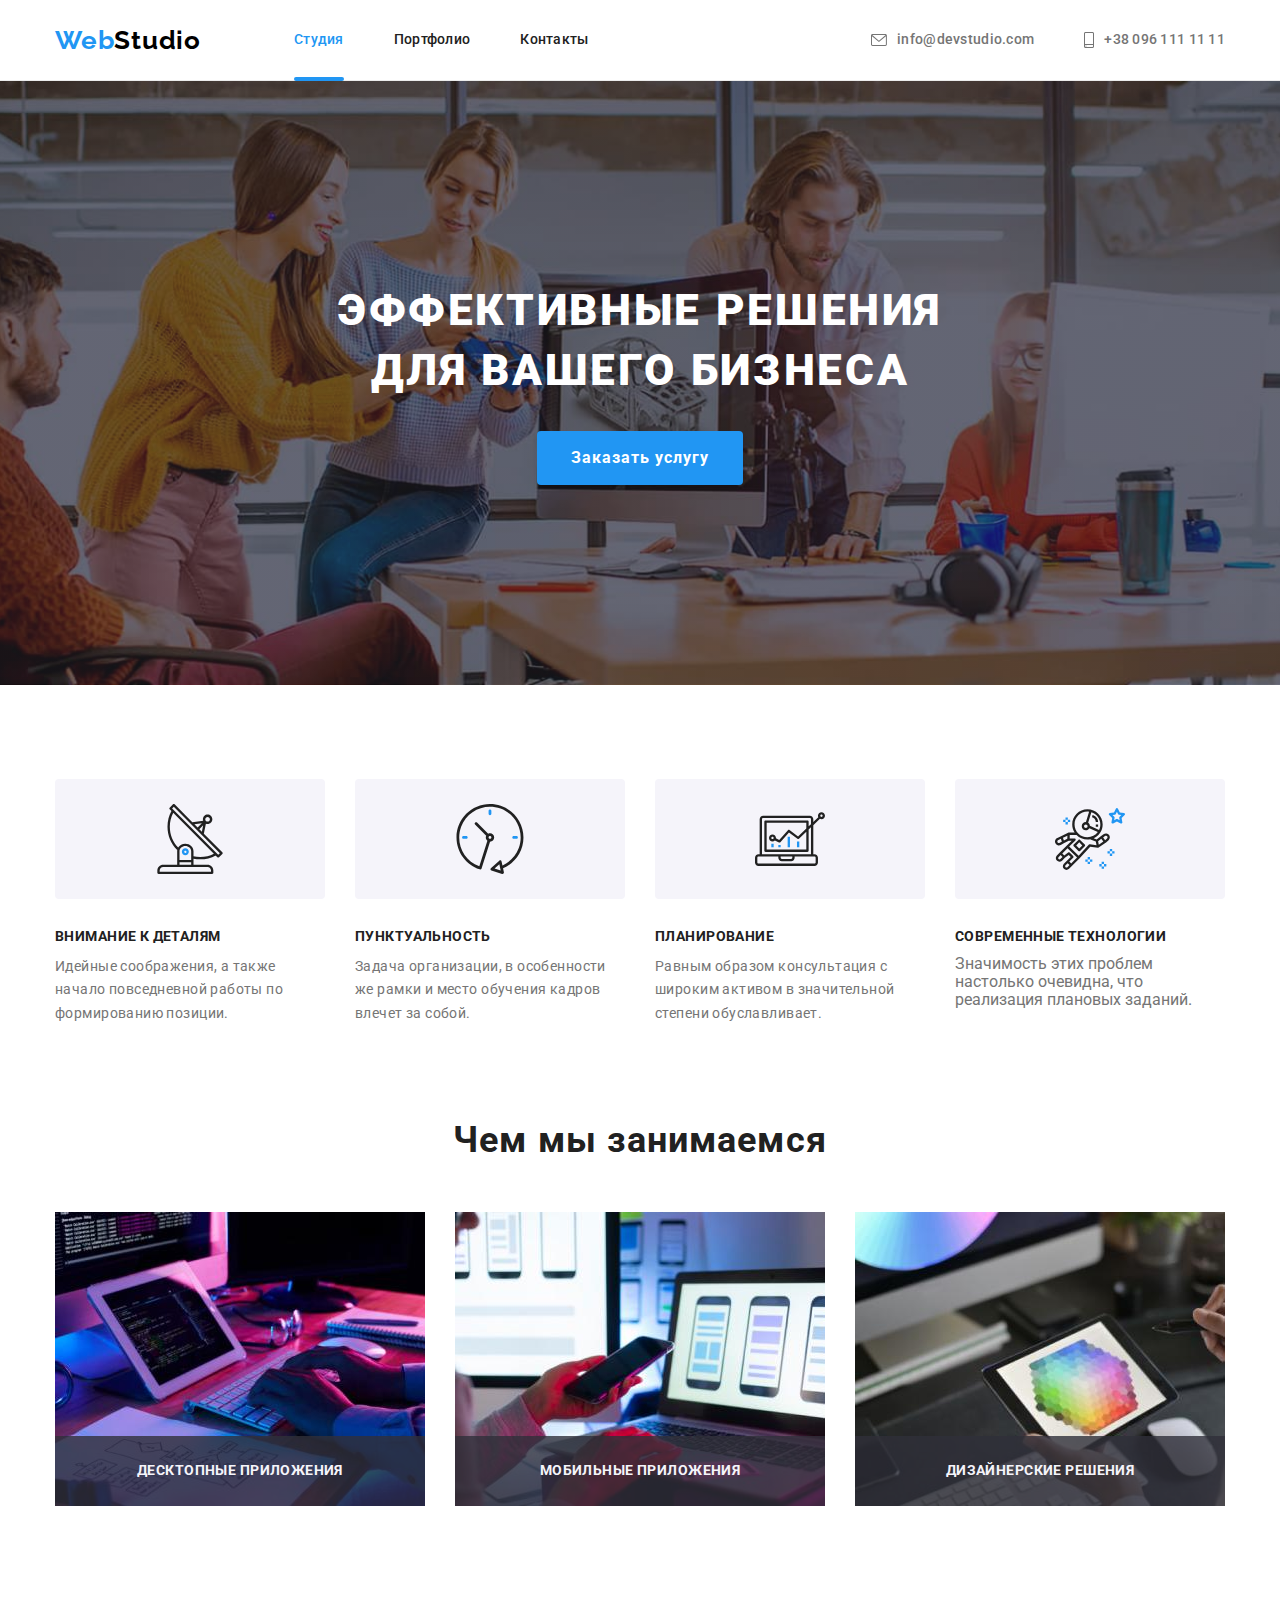
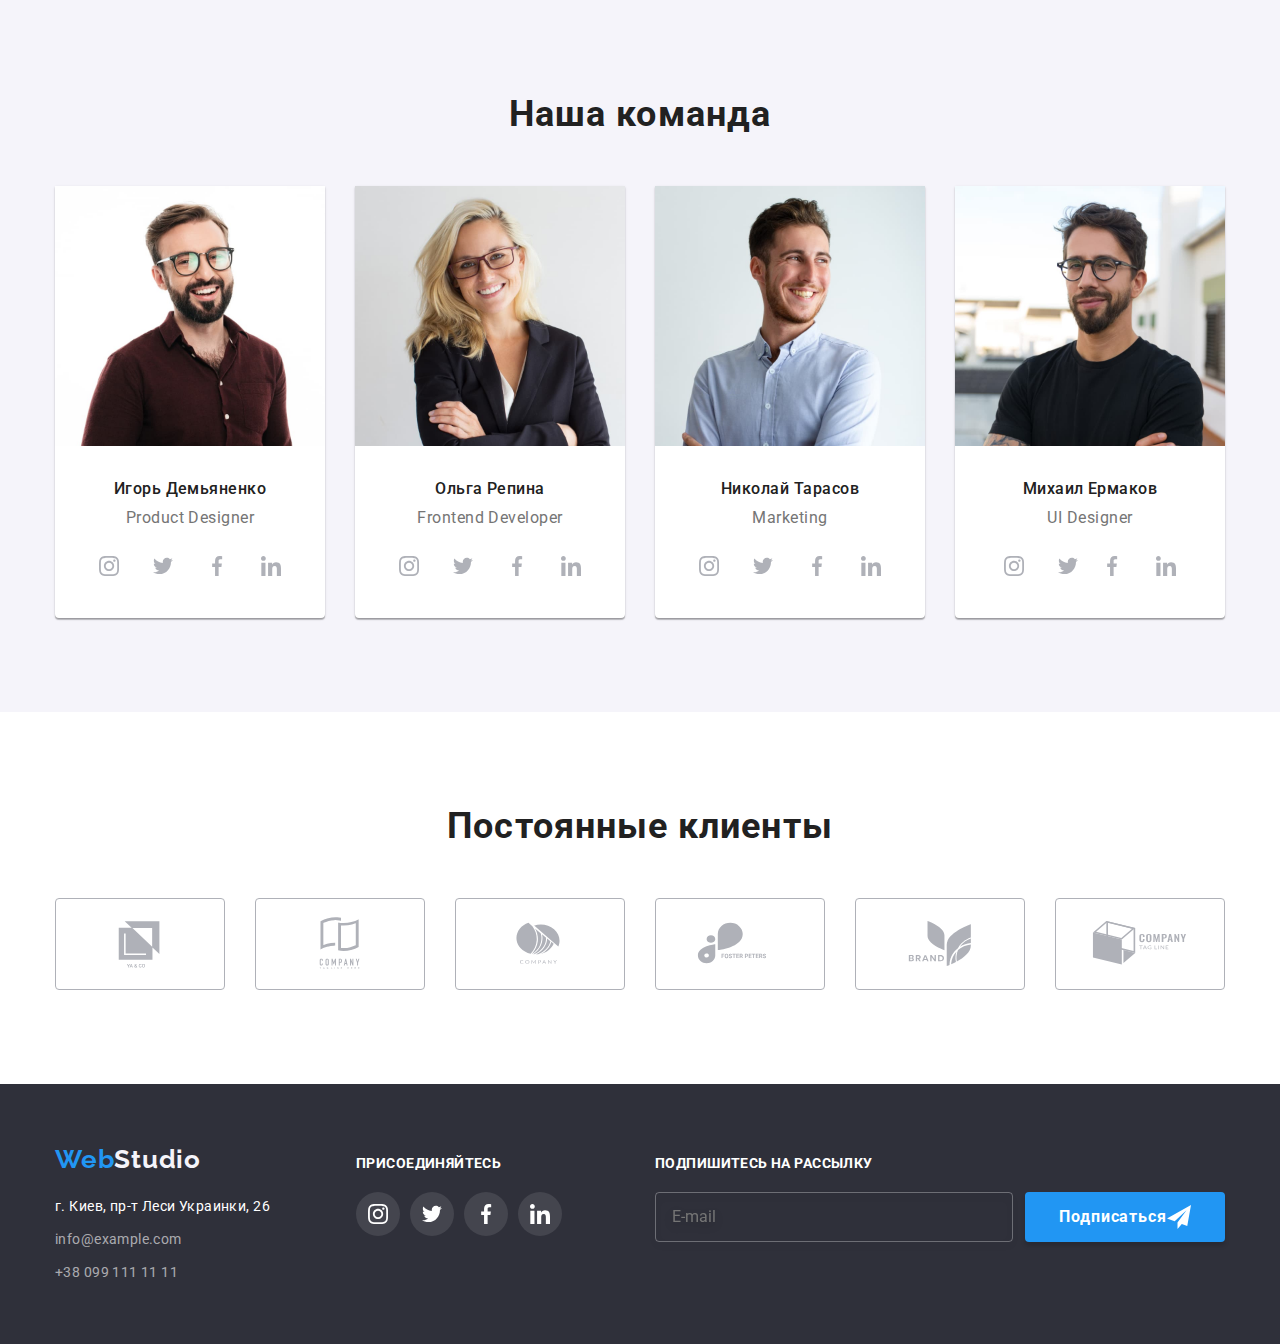
<file: index.html>
<!DOCTYPE html>
<html lang="ru">
<head>
    <meta charset="UTF-8">
    <meta http-equiv="X-UA-Compatible" content="IE=edge">
    <meta name="viewport" content="width=device-width, initial-scale=1.0">
    <title>WebStudio</title>
    <link rel="preconnect" href="https://fonts.googleapis.com">
    <link rel="preconnect" href="https://fonts.gstatic.com" crossorigin>
       <link href="https://fonts.googleapis.com/css2?family=Raleway:wght@700&family=Roboto:wght@400;500;700;900&display=swap"
        rel="stylesheet">
       
    <link rel="stylesheet" href="css/main.min.css">
</head>
<body>
    <header class="header">
            <div class="container header__container">
            <nav class="navigation">
            <a href="./index.html" class="logo">Web<span class="logo logo--black">Studio</span></a>
            <ul class="navigation__list ">
                <li class="navigation__item ">
                    <a href="./index.html" class="navigation__link  navigation__link--current" aria-label="Текущая страница">Студия</a>
                </li>
                <li class="navigation__item">
                    <a href="./portfolio.html" class="navigation__link">Портфолио</a>
                </li>
                <li class="navigation__item">
                    <a href="" class="navigation__link">Контакты</a>
                </li>
            </ul>
        </nav>
        <!-- Контакты -->
        <ul class="contacts">
            <li class="contacts__item">
                <a href="mailto:info@devstudio.com" class="contacts__link">
                    <svg class="contacts__img" width="16" height="12">
                        <use href="./images/icons.svg#icon-envelope"></use>
                    </svg>
                 info@devstudio.com
                </a>
            </li>
            <li class="contacts__item">
                <a href="tel:+380961111111" class="contacts__link">    
                    <svg class="contacts__img" width="10" height="16">
                        <use href="./images/icons.svg#icon-smartphone"></use>
                    </svg>
                    +38 096 111 11 11
                </a>
            </li>
        </ul>
        </div>
   </header>
   <main class="main">
       <!-- Герой -->
       <section class="hero background">
           <div class="container">
           <h1 class="hero__title">Эффективные решения <br> для вашего бизнеса</h1>
           <button data-modal-open type="button" class=" hero__button">Заказать услугу</button>
           </div>
       </section>
    <!-- Бекдроп+модалка -->
    <div data-modal class="backdrop backdrop--is-hidden">
        <div class="modal">
            <button type="button" class="modal__close" data-modal-close>
                <svg class="modal__icon" width="11" height="11">
                    <use href="./images/icons.svg#icon-close"></use>
                </svg>
            </button>
            <p class="modal__headline">Оставьте свои данные, мы вам перезвоним</p>
            <!-- Форма в модалке -->
            <form class="form-feedback">
                <label class="form-input">
                    Имя
                    <input type="text" name="user-name" class="form-input__message" >
                    <svg class="form-input__icon" height="18" width="18" >
                        <use href="./images/icons.svg#icon-person-new"></use>
                    </svg>
                </label>
                <label class="form-input">
                   Телефон
                    <input type="text" name="user-name" class="form-input__message" >
                    <svg class="form-input__icon" height="18" width="18">
                        <use href="./images/icons.svg#icon-phone-new"></use>
                    </svg>
                </label>
                <label class="form-input">
                    Почта
                    <input type="text" name="user-name" class="form-input__message">
                    <svg class="form-input__icon" height="18" width="18">
                        <use href="./images/icons.svg#icon-email-new"></use>
                    </svg>
                </label>
                <div class="comment">
                    <label class="comment__label" for="user-msg">
                        Комментарий
                    </label>
                    <textarea name="user-msg" class="comment__msg" id="user-msg" placeholder="Введите текст"></textarea>
                    
                </div>
                
                <input type="checkbox" class="policy" id="policy-check">
                <label class="policy__box" for="policy-check">
                    Соглашаюсь с рассылкой и принимаю &nbsp;<a class="policy__link" href="#">Условия договора</a>
                </label>
                
                <button type="submit" class="form-submit-btn">Отправить</button>
                </form>
                   </div>
        </div>
       
       <section class="section properties">
           <div class="container">
           <h2 class="properties__headline properties__headline--hidden">Особенности</h2>
           <ul class="properties__list">
               <li class="properties__item"> 
                   <div class="properties__wrapper">
                       <svg class="properties__icon" height="70" width="70">
                           <use href="./images/icons.svg#icon-antenna"></use>
                       </svg>
                   </div>
                   <h3 class="properties__title">Внимание к деталям</h3>
                   <p class="properties__text">Идейные соображения, а также начало повседневной работы по формированию позиции.</p>
               </li>
               <li class="properties__item">
                    <div class="properties__wrapper">
                        <svg class="properties-icon" height="70" width="70">
                            <use href="./images/icons.svg#icon-clock"></use>
                        </svg>
                    </div>
                   <h3 class="properties__title">Пунктуальность</h3>
                   <p class="properties__text">Задача организации, в особенности же рамки и место обучения кадров влечет за собой.</p>
               </li>
               <li class="properties__item">
                <div class="properties__wrapper">
                    <svg class="properties__icon" height="70" width="70">
                        <use href="./images/icons.svg#icon-diagram"></use>
                    </svg>
                </div>
                   <h3 class="properties__title">Планирование</h3>
                   <p class="properties__text">Равным образом консультация с широким активом в значительной степени обуславливает.</p>
               </li>
               <li class="properties__item">
                <div class="properties__wrapper">
                    <svg class="properties__icon" height="70" width="70">
                        <use href="./images/icons.svg#icon-astronaut"></use>
                    </svg>
                </div>
                   <h3 class="properties__title">Современные технологии</h3>
                   <p class="propertiestext">Значимость этих проблем настолько очевидна, что реализация плановых заданий.</p>
               </li>
           </ul>     
        </div>
       </section>
       <!-- Чем мы занимаемся -->
       <section class="section works">
           <div class="container">
           <h2 class="works__headline"> Чем мы занимаемся</h2>
           <ul class="works__list">
               <li class="works__item">
                <img class="works__img" src="./images/doing1.jpg" alt="Разработка" width="370" height="294">
                <p class="works__description"> Десктопные приложения</p>                           
            </li>
               <li class="works__item"> 
                   <img class="works__img" src="./images/doing2.jpg" alt="Мобильные приложения" width="370" height="294">
                <p class="works__description"> Мобильные приложения</p>
                </li>
               <li class="works__item">
                    <img class="works__img" src="./images/doing3.jpg" alt="Дизайн" width="370" height="294">
                    <p class="works__description"> Дизайнерские решения</p>
                                 
                </li>
           </ul>
        </div>
       </section>
       <!-- Наша команда -->
             <section class="section team">
                <div class="container">
           <h2 class="team__headline">Наша команда</h2>
           <ul class="team__list">
               <li class="team__item">
                   <img src="./images/designer.jpg" alt="Фото Дизайнера Игоря Демьяненко" width="270" height="260" class="team__img">
                   <div class="team__wrapper">
                   <h3 class="team__title">Игорь Демьяненко</h3>
                   <p class="team__text">Product Designer</p>
                   <ul class="social">
                       <li class="social__item">
                           <a href="" class="social__link">
                            <svg class="social__icon" height="20" width="20">
                                <use href="./images/icons.svg#icon-instagram"></use>
                            </svg>
                           </a>
                       </li>
                    <li class="social__item">
                        <a href="" class="social__link">
                            <svg class="social__icon" height="20" width="20">
                                <use href="./images/icons.svg#icon-twitter"></use>
                            </svg>
                        </a>
                    </li>
                <li class="social__item">
                    <a href="" class="social__link">
                        <svg class="social__icon" height="20" width="20">
                            <use href="./images/icons.svg#icon-facebook"></use>
                        </svg>
                    </a>
                </li>
                <li class="social__item">
                    <a href="" class="social__link">
                        <svg class="social__icon" height="20" width="20">
                            <use href="./images/icons.svg#icon-linkedin"></use>
                        </svg>
                    </a>
                </li>
                  </ul>
                </div>
               </li>
               <li class="team__item"> 
                   <img src="./images/front.jpg" alt="Фото Фронт Енд Девелопера Ольги Репиной" width="270" height="260" class="team__img">
                    <div class="team__wrapper">   
                   <h3 class="team__title">Ольга Репина</h3>
                   <p class="team__text">Frontend Developer</p>
                <ul class="social">
                    <li class="social__item">
                        <a href="" class="social__link">
                            <svg class="social__icon" height="20" width="20">
                                <use href="./images/icons.svg#icon-instagram"></use>
                            </svg>
                        </a>
                    </li>
                    <li class="social__item">
                        <a href="" class="social__link">
                            <svg class="social__icon" height="20" width="20">
                                <use href="./images/icons.svg#icon-twitter"></use>
                            </svg>
                        </a>
                    </li>
                    <li class="social__item">
                        <a href="" class="social__link">
                            <svg class="social__icon" height="20" width="20">
                                <use href="./images/icons.svg#icon-facebook"></use>
                            </svg>
                        </a>
                    </li>
                    <li class="social__item">
                        <a href="" class="social__link">
                            <svg class="social__icon" height="20" width="20">
                                <use href="./images/icons.svg#icon-linkedin"></use>
                            </svg>
                        </a>
                    </li>
                </ul>
                </div>
               </li>
               <li class="team__item">
                   <img src="./images/marketing.jpg" alt="Фото Маркетолога Николая Тарасова" width="270" height="260" class="team__img">
                    <div class="team__wrapper">   
                   <h3 class="team__title">Николай Тарасов</h3>
                   <p class="team__text">Marketing</p>
                <ul class="social">
                    <li class="social__item">
                        <a href="" class="social__link">
                            <svg class="social__icon" height="20" width="20">
                                <use href="./images/icons.svg#icon-instagram"></use>
                            </svg>
                        </a>
                    </li>
                    <li class="social__item">
                        <a href="" class="social__link">
                            <svg class="social__icon" height="20" width="20">
                                <use href="./images/icons.svg#icon-twitter"></use>
                            </svg>
                        </a>
                    </li>
                    <li class="social__item">
                        <a href="" class="social__link">
                            <svg class="social__icon" height="20" width="20">
                                <use href="./images/icons.svg#icon-facebook"></use>
                            </svg>
                        </a>
                    </li>
                    <li class="social__item">
                        <a href="" class="social__link">
                            <svg class="social__icon" height="20" width="20">
                                <use href="./images/icons.svg#icon-linkedin"></use>
                            </svg>
                        </a>
                    </li>
                </ul>
                </div>
               </li>
               <li class="team__item">
                   <img src="./images/ui.jpg" alt="Фото ЮАЙ Дизайнера Михаила Ермакова" width="270" height="260" class="team__img">
                    <div class="team__wrapper">   
                   <h3 class="team__title">Михаил Ермаков</h3>
                   <p class="team__text">UI Designer</p>
                <ul class="social">
                    <li class="social__item">
                        <a href="" class="social__link">
                            <svg class="social__icon" height="20" width="20">
                                <use href="./images/icons.svg#icon-instagram"></use>
                            </svg>
                        </a>
                    </li>
                    <li class="social-item">
                        <a href="" class="social__link">
                            <svg class="social__icon" height="20" width="20">
                                <use href="./images/icons.svg#icon-twitter"></use>
                            </svg>
                        </a>
                    </li>
                    <li class="social__item">
                        <a href="" class="social__link">
                            <svg class="social__icon" height="20" width="20">
                                <use href="./images/icons.svg#icon-facebook"></use>
                            </svg>
                        </a>
                    </li>
                    <li class="social__item">
                        <a href="" class="social__link">
                            <svg class="social__icon" height="20" width="20">
                                <use href="./images/icons.svg#icon-linkedin"></use>
                            </svg>
                        </a>
                    </li>
                </ul>
                </div>
               </li>
           </ul>
            </div>
       </section>
       <!-- Клиенты -->
       <section class="section clients">
           <div class="container">
            <h2 class="clients__headline">Постоянные клиенты</h2>
            <ul class="clients__list">
                <li class="clients__item">
                    <a class="clients__link" href="">
                        <svg class="clients__logo" height="60" width="106">
                            <use href="images/icons.svg#icon-logo1"></use>
                        </svg>
                    </a>
                </li>
                <li class="clients__item">
                    <a class="clients__link" href="">
                        <svg class="clients__logo" height="60" width="106">
                            <use href="images/icons.svg#icon-logo2"></use>
                        </svg>
                    </a>
                </li>
                <li class="clients__item">
                    <a class="clients__link" href="">
                        <svg class="clients__logo" height="60" width="106">
                            <use href="images/icons.svg#icon-logo3"></use>
                        </svg>
                    </a>
                </li>
                <li class="clients__item">
                    <a class="clients__link" href="">
                        <svg class="clients__logo" height="60" width="106">
                            <use href="images/icons.svg#icon-logo4"></use>
                        </svg>
                    </a>
                </li>
                <li class="clients__item">
                    <a class="clients__link" href="">
                        <svg class="clients__logo" height="60" width="106">
                            <use href="images/icons.svg#icon-logo5"></use>
                        </svg>
                    </a>
                </li>
                <li class="clients__item">
                    <a class="clients__link" href="">
                        <svg class="clients__logo" height="60" width="106">
                            <use href="images/icons.svg#icon-logo6"></use>
                        </svg>
                    </a>
                </li>
                </ul>
           </div>
       </section>
 
   </main>
   <footer class="footer">
       <div class="container footer__container">
           <div class="footer__content" >
       <a href="./index.html" class="logo">Web<span class=" logo logo--white">Studio</span></a>
       <address class="adress ">
           <ul class="adress__list">
               <li class="adress__item">
                <span class="adress__street">г. Киев, пр-т Леси Украинки, 26</span> 
               </li>
               <li class="adress__item">
                   <a href="mailto:info@example.com" class="adress__mail">info@example.com</a>
               </li>
               <li class="adress__item">
                   <a href="tel:+380991111111" class="adress__tel">+38 099 111 11 11</a>
               </li>
           </ul>
       </address>
    
</div>
    <div class="subscribe">
        <h3 class="subscribe__title">ПРИСОЕДИНЯЙТЕСЬ</h3>
        <ul class="social">
            <li class="social__item">
                <a class="social__link social__link--white" href="">
                    <svg class="social-icon" height="20" width="20">
                        <use href="./images/icons.svg#icon-instagram"></use>
                    </svg>
                </a>
            </li>
            <li class="social__item">
                <a class="social__link social__link--white" href="">
                    <svg class="social__icon" height="20" width="20">
                        <use href="./images/icons.svg#icon-twitter"></use>
                    </svg>
                </a>
            </li>
            <li class="social__item">
                <a class="social__link social__link--white" href="">
                    <svg class="social__icon" height="20" width="20">
                        <use href="./images/icons.svg#icon-facebook"></use>
                    </svg>
                </a>
            </li>
            <li class="social__item">
                <a class="social__link social__link--white" href="">
                    <svg class="social__icon" height="20" width="20">
                        <use href="./images/icons.svg#icon-linkedin"></use>
                    </svg>
                </a>
            </li>
        </ul>
    </div>
    <div class="signup">
        <h3 class="signup__title">Подпишитесь на рассылку</h3>
        <form class="signup__form" name="signup">
            <label>
            <input class="signup__input" type="email" name="signup-mail" id="signup-mail" placeholder="E-mail">
            </label>
            <button class="signup__button" type="submit">
                Подписаться
                <svg class="signup__img" width="24" height="24">
                    <use href="./images/icons.svg#icon-send"></use>
                </svg>
            </button>
            </form>
    </div>
       </div>
   </footer>   
<script src="./js/modal.js"></script>

</body>
</html>
</file>
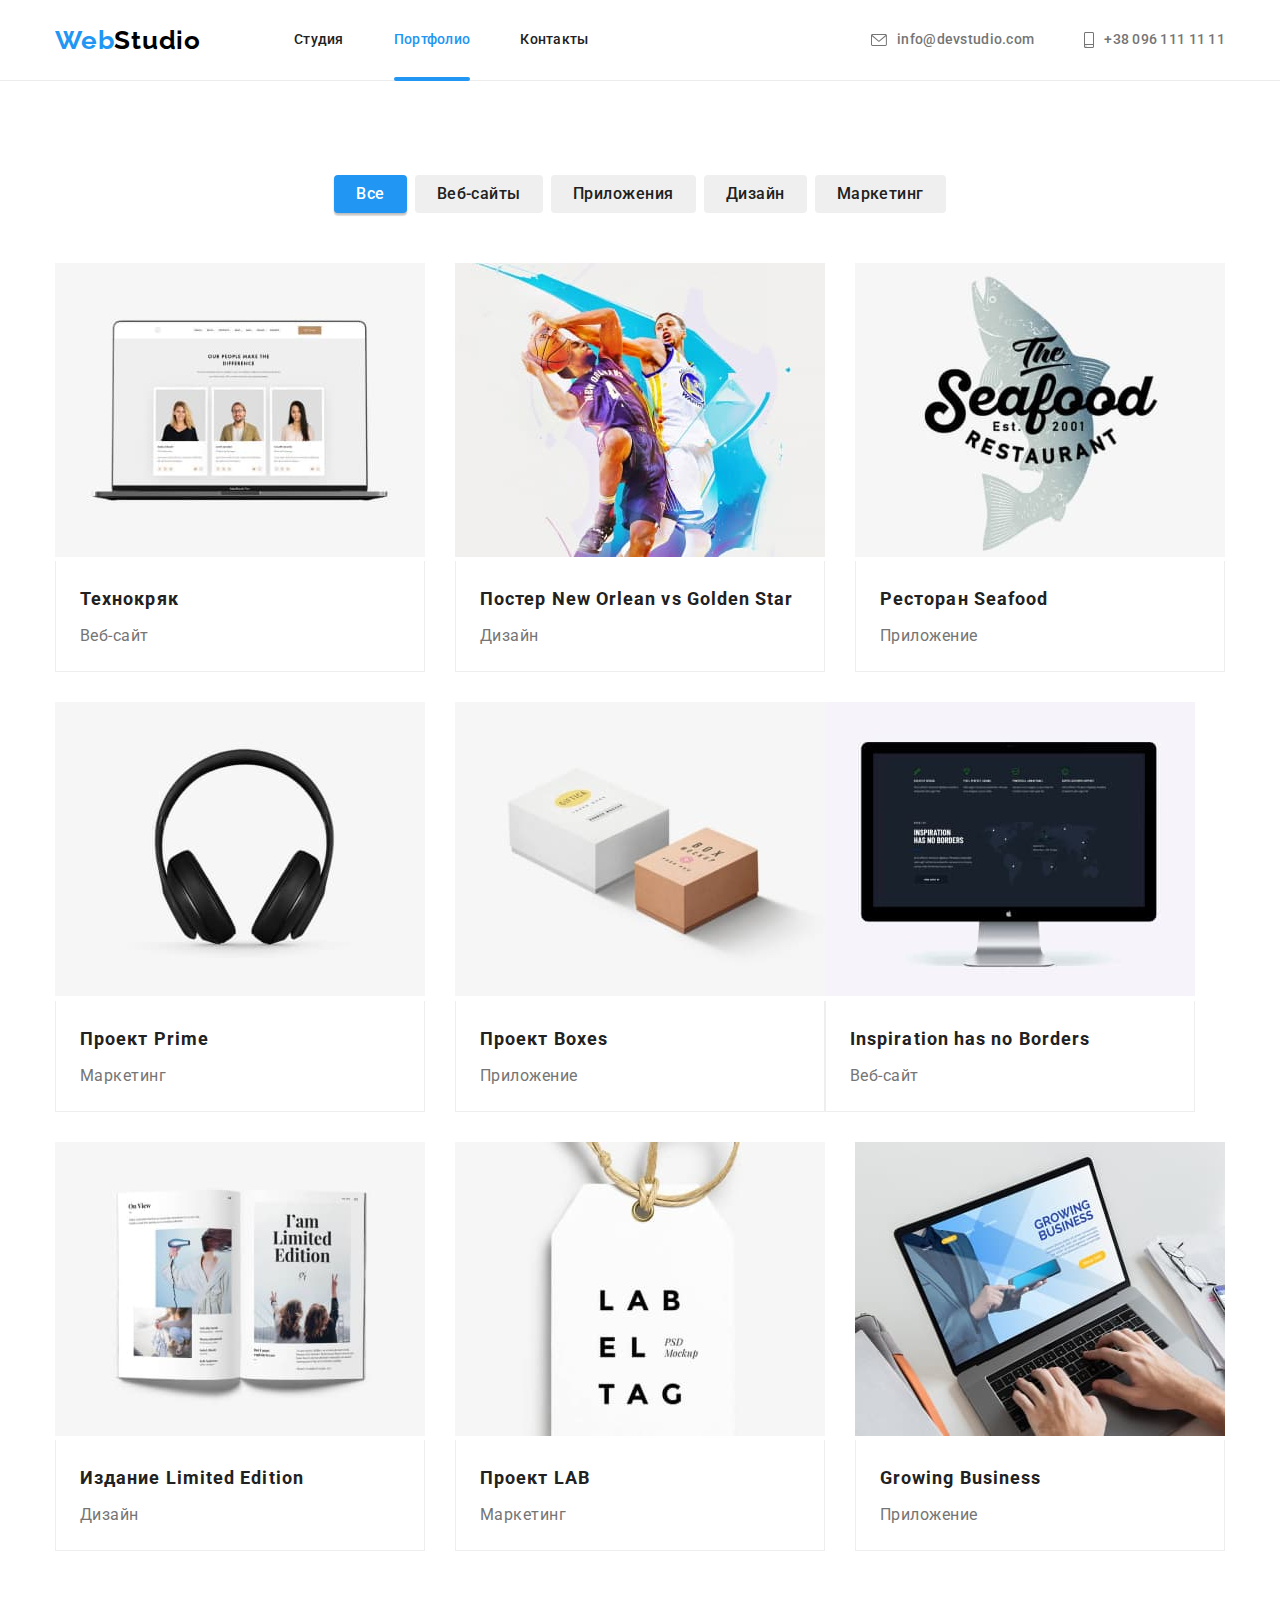
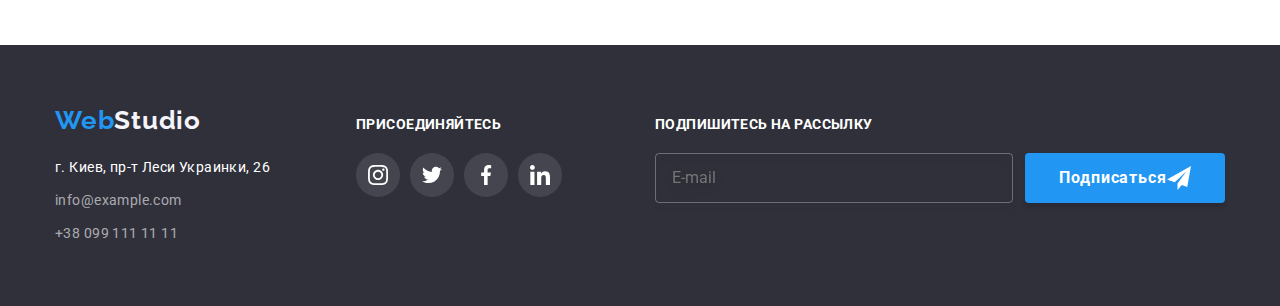
<file: portfolio.html>
<!DOCTYPE html>
<html lang="ru">

<head>
    <meta charset="UTF-8">
    <meta http-equiv="X-UA-Compatible" content="IE=edge">
    <meta name="viewport" content="width=device-width, initial-scale=1.0">
    <title>Portfolio</title>
    <link rel="preconnect" href="https://fonts.googleapis.com">
    <link rel="preconnect" href="https://fonts.gstatic.com" crossorigin>
    
    <link href="https://fonts.googleapis.com/css2?family=Raleway:wght@700&family=Roboto:wght@400;500;700;900&display=swap"
        rel="stylesheet">
   <link rel="stylesheet" href="./css/main.min.css">
</head>

<body>
<header class="header">
    <div class="container header__container">
        <nav class="navigation">
            <a href="./index.html" class="logo">Web<span class="logo logo--black">Studio</span></a>
            <ul class="navigation__list ">
                <li class="navigation__item ">
                    <a href="./index.html" class="navigation__link"
                        >Студия</a>
                </li>
                <li class="navigation__item">
                    <a href="./portfolio.html" class="navigation__link navigation__link--current" aria-label="Текущая страница">Портфолио</a>
                </li>
                <li class="navigation__item">
                    <a href="" class="navigation__link">Контакты</a>
                </li>
            </ul>
        </nav>
        <!-- Контакты -->
        <ul class="contacts">
            <li class="contacts__item">
                <a href="mailto:info@devstudio.com" class="contacts__link">
                    <svg class="contacts__img" width="16" height="12">
                        <use href="./images/icons.svg#icon-envelope"></use>
                    </svg>
                    info@devstudio.com
                </a>
            </li>
            <li class="contacts__item">
                <a href="tel:+380961111111" class="contacts__link">
                    <svg class="contacts__img" width="10" height="16">
                        <use href="./images/icons.svg#icon-smartphone"></use>
                    </svg>
                    +38 096 111 11 11
                </a>
            </li>
        </ul>
    </div>
</header>
    <main class="main-portfolio">
            
           <!-- Фильтр -->
         <section class="section">
             <div class="container">
            <h1 class="container__headline container__headline--hidden">Примеры работ</h1>
         <ul class="filter">
            <li class="filter__item"><button type="button" class="filter__button filter__button--current">Все</button></li>
            <li class="filter__item"><button type="button" class="filter__button">Веб-сайты</button></li>
            <li class="filter__item"><button type="button" class="filter__button">Приложения</button></li>
            <li class="filter__item"><button type="button" class="filter__button">Дизайн</button></li>
            <li class="filter__item"><button type="button" class="filter__button">Маркетинг</button></li>
        </ul>
          <!-- Главные примеры работ -->
         <ul class="examples">
            <li class="examples__item">
                <a href="" class="examples__link">
                    <div class="examples__thumb">
                  <img class="examples__img" src="./images/tekhnokriak.jpg" alt="Веб-сайт компании Технокряк" width="370" height="294">
                    <p class="examples__info"> Технокряк это современная площадка распространения коронавируса. Компании используют эту платформу для цифрового
                    шпионажа и атак на защищённые сервера конкурентов.</p>
                </div>

                        <div class="examples__content">
                    
                <h2 class="examples__text">Технокряк</h2>
                <p class="examples__description">Веб-сайт</p>
                </div>
                </a>
            </li>
            <li class="examples__item">
                <a href="" class="examples__link">
                    <div class="examples__thumb">
                    <img class="examples__img" src="./images/orlean.jpg" alt="Постер New Orlean vs Golden Star" width="370" height="294">
                    <p class="examples__info"> Технокряк это современная площадка распространения коронавируса. Компании используют эту
                        платформу для цифрового
                        шпионажа и атак на защищённые сервера конкурентов.</p>
                    </div>
                    <div class="examples__content">
                 <h2 class="examples__text">Постер New Orlean vs Golden Star</h2>
                <p class="examples__description">Дизайн</p>
                </div>
                </a>
            <li class="examples__item">
                <a href="" class="examples__link"> 
                    <div class="examples__thumb">
                    <img class="examples__img" src="./images/seafood.jpg" alt="Приложение ресторана Seafood" width="370" height="294">
                <p class="examples__info"> Технокряк это современная площадка распространения коронавируса. Компании используют эту
                    платформу для цифрового
                    шпионажа и атак на защищённые сервера конкурентов.</p>
                </div>
                    <div class="examples__content">
                    <h2 class="examples__text">Ресторан Seafood</h2>
                <p class="examples__description">Приложение</p>
                </div>
                </a>
            </li>
            <li class="examples__item">
                <a class="examples__link" href="" >
                    <div class="examples__thumb">
                    <img class="examples__img" src="./images/prime.jpg" alt="Наушники как маркетинг проекта Прайм" width="370"
                        height="294">
                        <p class="examples__info"> Технокряк это современная площадка распространения коронавируса. Компании используют эту
                            платформу для цифрового
                            шпионажа и атак на защищённые сервера конкурентов.</p>
                        </div>
                        <div class="examples__content">
                <h2 class="examples__text">Проект Prime</h2>
                <p class="examples__description">Маркетинг</p>
                </div>
                </a>
            </li>
            <li class="examples__item">
                <a class="examples__link" href="" >
                    <div class="examples__thumb">
                    <img class="examples__img" src="./images/boxes.jpg" alt="Приложение проект Boxes" width="370" height="294">
                    <p class="examples__info"> Технокряк это современная площадка распространения коронавируса. Компании используют эту
                        платформу для цифрового
                        шпионажа и атак на защищённые сервера конкурентов.</p>
                    </div>
                    <div class="examples__content">
                    <h2 class="examples__text">Проект Boxes</h2>
                <p class="examples__description">Приложение</p>
                </div>
                </a>
            </li>
            <li class="examples-__tem">
                <a class="examples__link" href="" >
                        <div class="examples__thumb">
                    <img class="examples__img" src="./images/inspiration.jpg" alt="Веб-сайт Inspiration has no Borders" width="370"
                        height="294">
                        <p class="examples__info"> Технокряк это современная площадка распространения коронавируса. Компании используют эту
                            платформу для цифрового
                            шпионажа и атак на защищённые сервера конкурентов.</p>
                        </div>
                <div class="examples__content">
                        <h2 class="examples__text">Inspiration has no Borders</h2>
                <p class="examples__description">Веб-сайт</p>
                </div>
                </a>
            </li>
            <li class="examples__item">
                <a class="examples__link" href="" >
                        <div class="examples__thumb">
                    <img class="examples__img" src="./images/limited.jpg" alt="Дизайн Издания Limited Edition" width="370" height="294">
                    <p class="examples__info"> Технокряк это современная площадка распространения коронавируса. Компании используют эту
                        платформу для цифрового
                        шпионажа и атак на защищённые сервера конкурентов.</p>
                    </div>
                    <div class="examples__content">
                    <h2 class="examples__text">Издание Limited Edition</h2>
                <p class="examples__description">Дизайн</p>
                </div>
                </a>
            </li>
            <li class="examples__item">
                <a class="examples__link" href="">
                        <div class="examples__thumb">
                    <img class="examples__img" src="./images/project.jpg" alt="Маркетинг Проект LAB" width="370" height="294">
                    <p class="examples__info"> Технокряк это современная площадка распространения коронавируса. Компании используют эту
                        платформу для цифрового
                        шпионажа и атак на защищённые сервера конкурентов.</p>
                    </div>
                    <div class="examples__content">
                    <h2 class="examples__text">Проект LAB</h2>
                <p class="examples__description">Маркетинг</p>
                </div>
                </a>
            </li>
            <li class="examples__item">
                <a class="examples__link" href="" >
                        <div class="examples__thumb">
                    <img class="examples__img" src="./images/growing.jpg" alt="Приложение Growing Business" width="370" height="294">
                <p class="examples__info"> Технокряк это современная площадка распространения коронавируса. Компании используют эту
                    платформу для цифрового
                    шпионажа и атак на защищённые сервера конкурентов.</p>
                </div>
                    <div class="examples__content">
                    <h2 class="examples__text">Growing Business</h2>
                <p class="examples__description">Приложение</p>
                </div>
                </a>
            </li>
        </ul>
        </div>
        </section>
        
    </main>
    <footer class="footer">
        <div class="container footer__container">
            <div class="footer__content">
                <a href="./index.html" class="logo">Web<span class=" logo logo--white">Studio</span></a>
                <address class="adress ">
                    <ul class="adress__list">
                        <li class="adress__item">
                            <span class="adress__street">г. Киев, пр-т Леси Украинки, 26</span>
                        </li>
                        <li class="adress__item">
                            <a href="mailto:info@example.com" class="adress__mail">info@example.com</a>
                        </li>
                        <li class="adress__item">
                            <a href="tel:+380991111111" class="adress__tel">+38 099 111 11 11</a>
                        </li>
                    </ul>
                </address>
    
            </div>
            <div class="subscribe">
                <h3 class="subscribe__title">ПРИСОЕДИНЯЙТЕСЬ</h3>
                <ul class="social">
                    <li class="social__item">
                        <a class="social__link social__link--white" href="">
                            <svg class="social-icon" height="20" width="20">
                                <use href="./images/icons.svg#icon-instagram"></use>
                            </svg>
                        </a>
                    </li>
                    <li class="social__item">
                        <a class="social__link social__link--white" href="">
                            <svg class="social__icon" height="20" width="20">
                                <use href="./images/icons.svg#icon-twitter"></use>
                            </svg>
                        </a>
                    </li>
                    <li class="social__item">
                        <a class="social__link social__link--white" href="">
                            <svg class="social__icon" height="20" width="20">
                                <use href="./images/icons.svg#icon-facebook"></use>
                            </svg>
                        </a>
                    </li>
                    <li class="social__item">
                        <a class="social__link social__link--white" href="">
                            <svg class="social__icon" height="20" width="20">
                                <use href="./images/icons.svg#icon-linkedin"></use>
                            </svg>
                        </a>
                    </li>
                </ul>
            </div>
            <div class="signup">
                <h3 class="signup__title">Подпишитесь на рассылку</h3>
                <form class="signup__form" name="signup">
                    <label>
                        <input class="signup__input" type="email" name="signup-mail" id="signup-mail" placeholder="E-mail">
                    </label>
                    <button class="signup__button" type="submit">
                        Подписаться
                        <svg class="signup__img" width="24" height="24">
                            <use href="./images/icons.svg#icon-send"></use>
                        </svg>
                    </button>
                </form>
            </div>
        </div>
    </footer>
    
    
    </body>
    
    </html>
</file>
<file: css/main.min.css>
/*! modern-normalize v1.1.0 | MIT License | https://github.com/sindresorhus/modern-normalize */*,::before,::after{-webkit-box-sizing:border-box;box-sizing:border-box}html{line-height:1.15;-webkit-text-size-adjust:100%;-moz-tab-size:4;-o-tab-size:4;tab-size:4}body{margin:0;font-family:system-ui,-apple-system,"Segoe UI",Roboto,Helvetica,Arial,sans-serif,"Apple Color Emoji","Segoe UI Emoji"}hr{height:0;color:inherit}abbr[title]{-webkit-text-decoration:underline dotted;text-decoration:underline dotted}b,strong{font-weight:bolder}code,kbd,samp,pre{font-family:ui-monospace, SFMono-Regular, Consolas, 'Liberation Mono', Menlo, monospace;font-size:1em}small{font-size:80%}sub,sup{font-size:75%;line-height:0;position:relative;vertical-align:baseline}sub{bottom:-0.25em}sup{top:-0.5em}table{text-indent:0;border-color:inherit}button,input,optgroup,select,textarea{font-family:inherit;font-size:100%;line-height:1.15;margin:0}button,select{text-transform:none}button,[type='button'],[type='reset'],[type='submit']{-webkit-appearance:button}::-moz-focus-inner{border-style:none;padding:0}:-moz-focusring{outline:1px dotted ButtonText}:-moz-ui-invalid{box-shadow:none}legend{padding:0}progress{vertical-align:baseline}::-webkit-inner-spin-button,::-webkit-outer-spin-button{height:auto}[type='search']{-webkit-appearance:textfield;outline-offset:-2px}::-webkit-search-decoration{-webkit-appearance:none}::-webkit-file-upload-button{-webkit-appearance:button;font:inherit}summary{display:list-item}body{background-color:#fff;color:#757575;font-family:Roboto,sans-serif}h1,h2,h3,h4,h5,h6,p,ul{margin:0;padding:0}ul{list-style:none}.section{padding-top:94px;padding-bottom:94px;margin-right:auto;margin-left:auto}.container{width:1200px;margin-left:auto;margin-right:auto;padding:0px 15px}.link{text-decoration:none}.logo{font-family:Raleway,sans-serif;color:#2196f3;text-decoration:none;font-weight:700;font-size:26px;line-height:1.19;letter-spacing:.03em;display:inline-block}.logo--black{color:#000}.logo--white{color:#f5f4fa}.header{border-bottom:1px solid #ececec}.header__container{display:-webkit-box;display:-ms-flexbox;display:flex;-webkit-box-align:center;-ms-flex-align:center;align-items:center}.navigation{display:-webkit-box;display:-ms-flexbox;display:flex;-webkit-box-align:center;-ms-flex-align:center;align-items:center}.navigation__link{font-weight:500;font-size:14px;line-height:1.14;letter-spacing:0.02em;color:#212121;text-decoration:none;display:block;padding:32px 0px;position:relative;-webkit-transition:color 250ms cubic-bezier(0.4, 0, 0.2, 1);transition:color 250ms cubic-bezier(0.4, 0, 0.2, 1)}.navigation__link:hover,.navigation__link:focus{color:#2196f3}.navigation__item:not(:last-child){margin-right:50px}.contacts__item:not(:last-child){margin-right:50px}.contacts{margin-left:auto;list-style:none;display:-webkit-box;display:-ms-flexbox;display:flex}.navigation__link--current{color:#2196f3}.navigation__link--current::after{content:'';position:absolute;display:block;width:100%;height:4px;bottom:-1px;background-color:#2196f3;border-radius:2px}.contacts__link{display:-webkit-inline-box;display:-ms-inline-flexbox;display:inline-flex;font-weight:500;font-size:14px;line-height:1.14;letter-spacing:0.02em;color:#757575;text-decoration:none;padding:32px 0px;-webkit-box-align:center;-ms-flex-align:center;align-items:center;-webkit-transition:color 250ms cubic-bezier(0.4, 0, 0.2, 1);transition:color 250ms cubic-bezier(0.4, 0, 0.2, 1)}.contacts__link:hover,.contacts__link:focus{color:#2196f3}.contacts__img{fill:currentColor;margin-right:10px}.navigation__list{list-style:none;display:-webkit-box;display:-ms-flexbox;display:flex;margin-left:93px}.hero{background-color:#2f303a;text-align:center;padding-top:200px;padding-bottom:200px}.background{max-width:1600px;margin-left:auto;margin-right:auto;background-image:-webkit-gradient(linear, left top, right top, from(rgba(47,48,58,0.4)), to(rgba(47,48,58,0.4))),url("../images/backround.jpg");background-image:linear-gradient(to right, rgba(47,48,58,0.4), rgba(47,48,58,0.4)),url("../images/backround.jpg");background-size:cover;background-position:50% 50%;background-repeat:no-repeat}.hero__title{color:#fff;font-weight:900;font-size:44px;line-height:1.36;text-align:center;letter-spacing:0.06em;text-transform:uppercase;margin-bottom:30px}.hero__button{display:inline-block;-webkit-box-align:center;-ms-flex-align:center;align-items:center;-webkit-box-pack:center;-ms-flex-pack:center;justify-content:center;font-family:inherit;cursor:pointer;font-weight:700;font-size:16px;line-height:1.87;color:#fff;letter-spacing:0.06em;background-color:#2196f3;-webkit-box-shadow:0px 4px 4px rgba(0,0,0,0.15);box-shadow:0px 4px 4px rgba(0,0,0,0.15);border-radius:4px;min-width:200px;border-color:transparent;padding:10px 32px}.backdrop{position:fixed;top:0;left:0;width:100%;height:100%;background-color:rgba(0,0,0,0.2);-webkit-transition:opacity 250ms cubic-bezier(0.4, 0, 0.2, 1),visibility 250ms cubic-bezier(0.4, 0, 0.2, 1);transition:opacity 250ms cubic-bezier(0.4, 0, 0.2, 1),visibility 250ms cubic-bezier(0.4, 0, 0.2, 1);z-index:10;-webkit-backdrop-filter:blur(1px);backdrop-filter:blur(1px)}.backdrop--is-hidden{visibility:hidden;opacity:0;pointer-events:none}.modal{position:absolute;width:528px;height:581px;background-color:#fff;top:50%;left:50%;-webkit-transition-property:-webkit-transform;transition-property:-webkit-transform;transition-property:transform;transition-property:transform, -webkit-transform;-webkit-transition-duration:250ms;transition-duration:250ms;-webkit-transition-timing-function:cubic-bezier(0.4, 0, 0.2, 1);transition-timing-function:cubic-bezier(0.4, 0, 0.2, 1);-webkit-transform:translate(-50%, -50%) rotate(360deg);transform:translate(-50%, -50%) rotate(360deg);padding:40px}.backdrop--is-hidden .modal{-webkit-transform:translate(-50%, -50%);transform:translate(-50%, -50%)}.modal__close{display:-webkit-box;display:-ms-flexbox;display:flex;-webkit-box-align:center;-ms-flex-align:center;align-items:center;-webkit-box-pack:center;-ms-flex-pack:center;justify-content:center;position:absolute;right:8px;top:8px;height:30px;width:30px;padding:0;border-radius:50%;background:var(--primary-bg-color);border:1px solid rgba(0,0,0,0.1);cursor:pointer;-webkit-transition:fill 250ms cubic-bezier(0.4, 0, 0.2, 1),-webkit-transform 250ms cubic-bezier(0.4, 0, 0.2, 1);transition:fill 250ms cubic-bezier(0.4, 0, 0.2, 1),-webkit-transform 250ms cubic-bezier(0.4, 0, 0.2, 1);transition:transform 250ms cubic-bezier(0.4, 0, 0.2, 1),fill 250ms cubic-bezier(0.4, 0, 0.2, 1);transition:transform 250ms cubic-bezier(0.4, 0, 0.2, 1),fill 250ms cubic-bezier(0.4, 0, 0.2, 1),-webkit-transform 250ms cubic-bezier(0.4, 0, 0.2, 1)}.modal__close:hover,.modal__close:focus{-webkit-transform:rotate(-90deg);transform:rotate(-90deg);fill:#2196f3}.modal__headline{font-weight:700;font-size:20px;line-height:1.15;text-align:center;letter-spacing:.03em;color:#212121}.form-feedback{margin-top:12px}.form-input{display:block;color:#757575;font-size:12px;line-height:1.16;letter-spacing:0.01em;position:relative;margin-bottom:10px;cursor:pointer}.form-input__icon{display:block;width:18px;height:18px;position:absolute;top:50%;left:10px;fill:inherit;-webkit-transition:fill 250ms cubic-bezier(0.4, 0, 0.2, 1);transition:fill 250ms cubic-bezier(0.4, 0, 0.2, 1)}.form-input__message:focus+.form-input__icon{fill:#2196f3}.form-input__message{width:100%;height:40px;padding-top:15px;padding-bottom:15px;padding-left:44px;font:inherit;margin-top:4px;border:1px solid rgba(33,33,33,0.2);border-radius:4px;-webkit-transition:border 250ms cubic-bezier(0.4, 0, 0.2, 1);transition:border 250ms cubic-bezier(0.4, 0, 0.2, 1);outline:none;cursor:pointer}.form-input__message:focus{border:1px solid #2196f3;outline:none}.comment__msg{width:100%;height:40px;padding-top:15px;padding-bottom:15px;padding-left:44px;margin-top:4px;border:1px solid rgba(33,33,33,0.2);border-radius:4px;-webkit-transition:border 250ms cubic-bezier(0.4, 0, 0.2, 1),color 250ms cubic-bezier(0.4, 0, 0.2, 1);transition:border 250ms cubic-bezier(0.4, 0, 0.2, 1),color 250ms cubic-bezier(0.4, 0, 0.2, 1);outline:none;cursor:pointer;display:block;resize:none;min-height:120px;padding:16px 12px;font:inherit;color:rgba(117,117,117,0.5)}.comment__msg:focus{border:1px solid #2196f3;color:#212121}.comment{margin-bottom:20px}.comment__label{color:#757575;font-size:12px;line-height:1.16;letter-spacing:0.01em;cursor:pointer}.policy__box{display:-webkit-box;display:-ms-flexbox;display:flex;-webkit-box-align:center;-ms-flex-align:center;align-items:center;-webkit-box-pack:center;-ms-flex-pack:center;justify-content:center;font-size:14px;color:#757575;margin-bottom:30px;cursor:pointer}.policy__box::before{display:block;content:'';width:16px;height:15px;border:2px solid #212121;border-radius:2px;margin-right:10px;outline:none}.policy{position:absolute;width:1px;height:1px;margin:-1px;border:0px;padding:0px;clip:rect(0 0 0 0);overflow:hidden}.policy:checked+.policy__box::before{background-color:#2196f3;background-image:url(../images/checked.svg);background-repeat:no-repeat;background-position:center;background-size:contain;border:2px solid #2196f3;outline:none}.policy__link{color:#2196f3;text-decoration:underline}.form-submit-btn{width:200px;height:50px;background-color:#2196f3;color:#fff;border:none;display:block;margin:0 auto;border-radius:4px;font-weight:700;cursor:pointer;-webkit-transition:background 250ms cubic-bezier(0.4, 0, 0.2, 1),-webkit-box-shadow 250ms cubic-bezier(0.4, 0, 0.2, 1);transition:background 250ms cubic-bezier(0.4, 0, 0.2, 1),-webkit-box-shadow 250ms cubic-bezier(0.4, 0, 0.2, 1);transition:box-shadow 250ms cubic-bezier(0.4, 0, 0.2, 1),background 250ms cubic-bezier(0.4, 0, 0.2, 1);transition:box-shadow 250ms cubic-bezier(0.4, 0, 0.2, 1),background 250ms cubic-bezier(0.4, 0, 0.2, 1),-webkit-box-shadow 250ms cubic-bezier(0.4, 0, 0.2, 1)}.form-submit-btn:hover{background:#188ce8;-webkit-box-shadow:0px 4px 4px rgba(0,0,0,0.15);box-shadow:0px 4px 4px rgba(0,0,0,0.15)}.properties__headline{font-weight:700;font-size:36px;line-height:1.16;letter-spacing:.03em;color:#212121}.properties__headline--hidden{position:absolute;clip:rect(0 0 0 0);width:1px;height:1px;margin:-1px}.properties__wrapper{display:-webkit-inline-box;display:-ms-inline-flexbox;display:inline-flex;-webkit-box-align:center;-ms-flex-align:center;align-items:center;-webkit-box-pack:center;-ms-flex-pack:center;justify-content:center;background-color:#f5f4fa;width:270px;height:120px;border-radius:4px;margin-bottom:30px}.properties__list{list-style:none;display:-webkit-box;display:-ms-flexbox;display:flex}.properties__item:not(:last-child){margin-right:30px}.properties__title{font-weight:700;font-size:14px;line-height:1.14;letter-spacing:.03em;text-transform:uppercase;color:#212121;margin-bottom:10px;width:270px}.properties__text{font-size:14px;line-height:1.71;letter-spacing:.03em;width:270px}.works__headline{font-weight:700;font-size:36px;line-height:1.16;text-align:center;letter-spacing:.03em;color:#212121;margin-bottom:50px}.works{padding-top:0px;margin-left:0px;margin-right:0px}.works__list{list-style:none;display:-webkit-box;display:-ms-flexbox;display:flex}.works__img{display:block;max-width:100%;height:auto}.works__item{display:-webkit-box;display:-ms-flexbox;display:flex;-webkit-box-align:center;-ms-flex-align:center;align-items:center;-webkit-box-pack:center;-ms-flex-pack:center;justify-content:center;position:relative}.works__item:not(:last-child){margin-right:30px}.works__description{display:-webkit-box;display:-ms-flexbox;display:flex;-webkit-box-align:center;-ms-flex-align:center;align-items:center;-webkit-box-pack:center;-ms-flex-pack:center;justify-content:center;position:absolute;bottom:0;height:70px;width:100%;font-weight:700;margin:0;font-size:14px;line-height:1.14;letter-spacing:.03em;text-transform:uppercase;background-color:rgba(47,48,58,0.8);color:#f5f4fa}.team{background-color:#f5f4fa}.team__headline{font-weight:700;font-size:36px;line-height:1.16;text-align:center;letter-spacing:.03em;color:#212121;margin-bottom:50px}.team__list{list-style:none;display:-webkit-box;display:-ms-flexbox;display:flex}.team__title{font-weight:500;font-size:16px;line-height:1.18;letter-spacing:.03em;color:#212121;text-align:center}.team__text{font-size:16px;line-height:1.18;letter-spacing:.03em;text-align:center;margin-top:10px;margin-bottom:16px}.team__wrapper{padding-top:30px;padding-bottom:30px}.team__item{background-color:#fff;-webkit-box-shadow:0px 1px 3px rgba(0,0,0,0.12),0px 1px 1px rgba(0,0,0,0.14),0px 2px 1px rgba(0,0,0,0.2);box-shadow:0px 1px 3px rgba(0,0,0,0.12),0px 1px 1px rgba(0,0,0,0.14),0px 2px 1px rgba(0,0,0,0.2);border-radius:0px 0px 4px 4px;width:270px}.team__item:not(:last-child){margin-right:30px}.social__link{display:-webkit-box;display:-ms-flexbox;display:flex;-webkit-box-align:center;-ms-flex-align:center;align-items:center;-webkit-box-pack:center;-ms-flex-pack:center;justify-content:center;color:#afb1b8;width:44px;height:44px;border-radius:50%;-webkit-transition:color 250ms cubic-bezier(0.4, 0, 0.2, 1),background-color 250ms cubic-bezier(0.4, 0, 0.2, 1);transition:color 250ms cubic-bezier(0.4, 0, 0.2, 1),background-color 250ms cubic-bezier(0.4, 0, 0.2, 1)}.social__link:hover,.social__link:focus{color:#fff;background-color:#2196f3}.social{display:-webkit-box;display:-ms-flexbox;display:flex;-webkit-box-pack:center;-ms-flex-pack:center;justify-content:center}.social__item:not(:last-child){margin-right:10px}.social__icon{fill:currentColor}.social__link--white{display:-webkit-box;display:-ms-flexbox;display:flex;-webkit-box-align:center;-ms-flex-align:center;align-items:center;-webkit-box-pack:center;-ms-flex-pack:center;justify-content:center;color:#fff;background-color:rgba(255,255,255,0.1);fill:currentColor;-webkit-transition:background-color 250ms cubic-bezier(0.4, 0, 0.2, 1);transition:background-color 250ms cubic-bezier(0.4, 0, 0.2, 1)}.social__link--white:hover,.social__link--white:focus{background-color:#2196f3}.clients__headline{font-weight:700;font-size:36px;line-height:1.16;text-align:center;letter-spacing:.03em;color:#212121;margin-bottom:50px}.clients__list{display:-webkit-box;display:-ms-flexbox;display:flex;-webkit-box-align:center;-ms-flex-align:center;align-items:center;-webkit-box-pack:center;-ms-flex-pack:center;justify-content:center}.clients__link{color:#afb1b8;display:-webkit-box;display:-ms-flexbox;display:flex;-webkit-box-align:center;-ms-flex-align:center;align-items:center;-webkit-box-pack:center;-ms-flex-pack:center;justify-content:center;height:92px;width:170px;border:1px solid #afb1b8;border-radius:4px;fill:currentColor;-webkit-transition:fill 250ms cubic-bezier(0.4, 0, 0.2, 1),border-color 250ms cubic-bezier(0.4, 0, 0.2, 1);transition:fill 250ms cubic-bezier(0.4, 0, 0.2, 1),border-color 250ms cubic-bezier(0.4, 0, 0.2, 1)}.clients__link:hover,.clients__link:focus{fill:#2196f3;border-color:#2196f3}.clients__item{width:170px;height:92px}.clients__item:not(:last-child){margin-right:30px}.footer{background-color:#2f303a;padding:60px 0px}.footer__container{display:-webkit-box;display:-ms-flexbox;display:flex;-webkit-box-align:baseline;-ms-flex-align:baseline;align-items:baseline}.footer__content{-webkit-box-flex:1;-ms-flex-positive:1;flex-grow:1;margin-right:70px}.adress{font-style:normal;margin-top:20px}.adress__street{font-size:14px;line-height:1.71;letter-spacing:.03em;color:#fff}.adress__list{list-style:none}.adress__mail,.adress__tel{font-size:14px;line-height:1.71;letter-spacing:.03em;color:rgba(255,255,255,0.6);-webkit-transition:color 250ms cubic-bezier(0.4, 0, 0.2, 1);transition:color 250ms cubic-bezier(0.4, 0, 0.2, 1);text-decoration:none}.adress__mail:hover,.adress__mail:focus,.adress__tel:hover,.adress__tel:focus{color:#2196f3}.adress__item:not(:last-child){margin-bottom:9px}.subscribe__title{color:#fff;font-weight:700;font-size:14px;line-height:1.14;letter-spacing:.03em;text-transform:uppercase;margin-bottom:20px}.signup{margin-left:93px}.signup__title{font-weight:700;font-size:14px;line-height:1.14;letter-spacing:.03em;text-transform:uppercase;color:#fff;margin-bottom:20px}.signup__form{display:-webkit-inline-box;display:-ms-inline-flexbox;display:inline-flex}.signup__input{display:-webkit-box;display:-ms-flexbox;display:flex;width:358px;padding:15px 16px;border:1px solid rgba(255,255,255,0.3);-webkit-box-sizing:border-box;box-sizing:border-box;-webkit-filter:drop-shadow(0px 4px 4px rgba(0,0,0,0.15));filter:drop-shadow(0px 4px 4px rgba(0,0,0,0.15));border-radius:4px;background-color:inherit;color:#fff;outline:none}.signup__button{display:-webkit-box;display:-ms-flexbox;display:flex;-webkit-box-align:center;-ms-flex-align:center;align-items:center;-webkit-box-pack:center;-ms-flex-pack:center;justify-content:center;height:50px;width:200px;font-weight:700;font-size:16px;line-height:1.87;letter-spacing:0.06em;color:#fff;fill:currentColor;background-color:#2196f3;-webkit-box-shadow:0px 4px 4px rgba(0,0,0,0.15);box-shadow:0px 4px 4px rgba(0,0,0,0.15);border-radius:4px;border:transparent;margin-left:12px;cursor:pointer;-webkit-transition:background-color 250ms cubic-bezier(0.4, 0, 0.2, 1),color 250ms cubic-bezier(0.4, 0, 0.2, 1);transition:background-color 250ms cubic-bezier(0.4, 0, 0.2, 1),color 250ms cubic-bezier(0.4, 0, 0.2, 1)}.signup__button:hover,.signup__button:focus{background-color:#f5f4fa;color:#2196f3}.submit__img{margin-left:10px}.container__headline{color:#212121;font-weight:900;font-size:44px;line-height:1.36;text-align:center;letter-spacing:0.06em;text-transform:uppercase}.container__headline--hidden{position:absolute;clip:rect(0 0 0 0);width:1px;height:1px;margin:-1px}.filter{list-style:none;display:-webkit-box;display:-ms-flexbox;display:flex;-webkit-box-pack:center;-ms-flex-pack:center;justify-content:center;margin-bottom:0px;margin-bottom:50px}.filter__button{font-weight:500;font-size:16px;line-height:1.62;text-align:center;letter-spacing:.03em;color:#212121;font-family:inherit;cursor:pointer;padding:6px 22px;border:transparent;border-radius:4px;-webkit-transition:color, background-color, -webkit-box-shadow;transition:color, background-color, -webkit-box-shadow;transition:color, background-color, box-shadow;transition:color, background-color, box-shadow, -webkit-box-shadow;-webkit-transition-duration:250ms;transition-duration:250ms;-webkit-transition-timing-function:cubic-bezier(0.4, 0, 0.2, 1);transition-timing-function:cubic-bezier(0.4, 0, 0.2, 1)}.filter__button:hover,.filter__button:focus{color:#fff;background-color:#2196f3;-webkit-box-shadow:0px 3px 1px rgba(0,0,0,0.1),0px 1px 2px rgba(0,0,0,0.08),0px 2px 2px rgba(0,0,0,0.12);box-shadow:0px 3px 1px rgba(0,0,0,0.1),0px 1px 2px rgba(0,0,0,0.08),0px 2px 2px rgba(0,0,0,0.12);border-radius:4px}.filter__button--current{color:#fff;background-color:#2196f3;-webkit-box-shadow:0px 3px 1px rgba(0,0,0,0.1),0px 1px 2px rgba(0,0,0,0.08),0px 2px 2px rgba(0,0,0,0.12);box-shadow:0px 3px 1px rgba(0,0,0,0.1),0px 1px 2px rgba(0,0,0,0.08),0px 2px 2px rgba(0,0,0,0.12)}.filter__item:not(:last-child){margin-right:8px}.examples__text{font-weight:700;font-size:18px;line-height:2;letter-spacing:0.06em;color:#212121;margin-bottom:4px}.examples__link{text-decoration:none;display:block;-webkit-transition:-webkit-box-shadow 250ms cubic-bezier(0.4, 0, 0.2, 1);transition:-webkit-box-shadow 250ms cubic-bezier(0.4, 0, 0.2, 1);transition:box-shadow 250ms cubic-bezier(0.4, 0, 0.2, 1);transition:box-shadow 250ms cubic-bezier(0.4, 0, 0.2, 1), -webkit-box-shadow 250ms cubic-bezier(0.4, 0, 0.2, 1)}.examples__link:hover,.examples__link:focus{-webkit-box-shadow:0px 1px 1px rgba(0,0,0,0.12),0px 4px 4px rgba(0,0,0,0.06),1px 4px 6px rgba(0,0,0,0.16);box-shadow:0px 1px 1px rgba(0,0,0,0.12),0px 4px 4px rgba(0,0,0,0.06),1px 4px 6px rgba(0,0,0,0.16)}.examples__description{font-size:16px;line-height:1.87;letter-spacing:.03em;color:#757575}.examples{list-style:none;display:-webkit-box;display:-ms-flexbox;display:flex;-ms-flex-wrap:wrap;flex-wrap:wrap;margin-left:-30px;margin-bottom:-30px}.examples__item{margin-left:30px;margin-bottom:30px}.examples__content{padding-left:24px;padding-right:24px;padding-top:20px;padding-bottom:20px;border-left:1px solid #eeeeee;border-right:1px solid #eeeeee;border-bottom:1px solid #eeeeee}.examples__thumb{position:relative;overflow:hidden}.examples__thumb .examples__info{position:absolute;bottom:0;left:0;width:100%;height:100%;-webkit-transform:translateY(101%);transform:translateY(101%);padding:63px 24px;font-size:18px;line-height:1.55;letter-spacing:.03em;color:#f5f4fa;background:rgba(33,150,243,0.9);-webkit-transition:-webkit-transform 250ms cubic-bezier(0.4, 0, 0.2, 1);transition:-webkit-transform 250ms cubic-bezier(0.4, 0, 0.2, 1);transition:transform 250ms cubic-bezier(0.4, 0, 0.2, 1);transition:transform 250ms cubic-bezier(0.4, 0, 0.2, 1), -webkit-transform 250ms cubic-bezier(0.4, 0, 0.2, 1)}.examples__link:hover .examples__info,.examples__link:focus .examples__info{-webkit-transform:translateY(0);transform:translateY(0)}
/*# sourceMappingURL=main.min.css.map */
</file>
